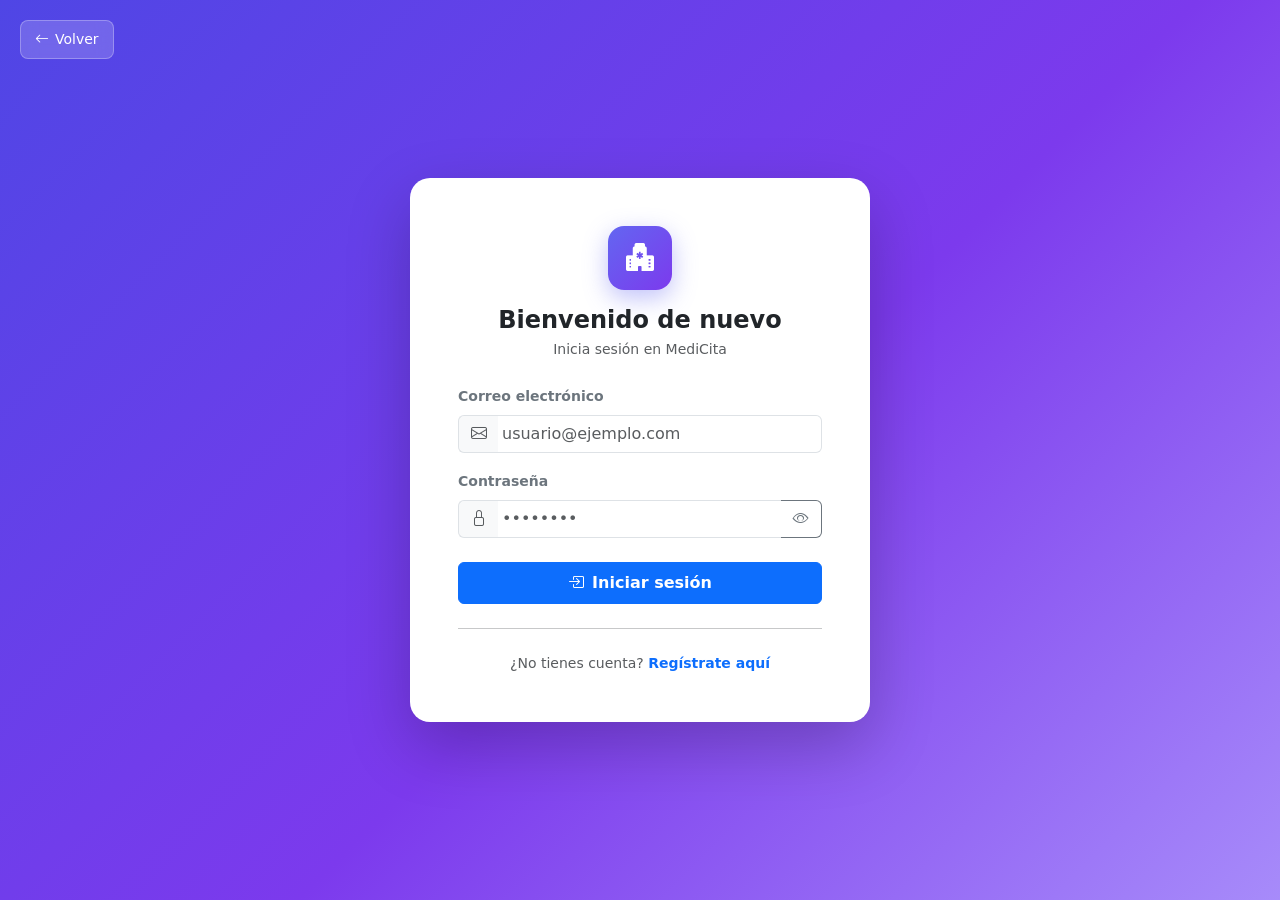
<file: app/src/main/resources/static/pages/auth/login.html>
<!DOCTYPE html>
<html lang="es">
<head>
  <meta charset="UTF-8">
  <meta name="viewport" content="width=device-width, initial-scale=1.0">
  <title>MediCita – Iniciar sesión</title>
  <link rel="stylesheet" href="https://cdn.jsdelivr.net/npm/bootstrap@5.3.2/dist/css/bootstrap.min.css">
  <link rel="stylesheet" href="https://cdn.jsdelivr.net/npm/bootstrap-icons@1.11.3/font/bootstrap-icons.min.css">
  <link rel="stylesheet" href="../../css/styles.css">
</head>
<body class="auth-bg d-flex align-items-center justify-content-center min-vh-100">

  <a href="../../index.html" class="auth-back-btn">
    <i class="bi bi-arrow-left"></i> Volver
  </a>

  <div class="auth-card card p-4 p-md-5 mx-3">
    <div class="text-center mb-4">
      <div class="auth-logo-wrapper mb-3">
        <i class="bi bi-hospital-fill"></i>
      </div>
      <h1 class="h4 fw-bold mb-1">Bienvenido de nuevo</h1>
      <p class="text-muted small mb-0">Inicia sesión en MediCita</p>
    </div>

    <form id="form-login" novalidate>
      <div class="mb-3">
        <label for="email" class="form-label fw-semibold small text-secondary">Correo electrónico</label>
        <div class="input-group">
          <span class="input-group-text border-end-0">
            <i class="bi bi-envelope text-muted"></i>
          </span>
          <input type="email" class="form-control border-start-0 ps-1"
                 id="email" placeholder="usuario@ejemplo.com" required autocomplete="email">
        </div>
      </div>
      <div class="mb-4">
        <label for="password" class="form-label fw-semibold small text-secondary">Contraseña</label>
        <div class="input-group">
          <span class="input-group-text border-end-0">
            <i class="bi bi-lock text-muted"></i>
          </span>
          <input type="password" class="form-control border-start-0 border-end-0 ps-1"
                 id="password" placeholder="••••••••" required autocomplete="current-password">
          <button class="btn btn-outline-secondary border-start-0" type="button"
                  id="toggle-password" tabindex="-1" title="Mostrar/ocultar contraseña">
            <i class="bi bi-eye" id="eye-icon"></i>
          </button>
        </div>
      </div>
      <button type="submit" id="btn-submit" class="btn btn-primary w-100 fw-semibold py-2">
        <i class="bi bi-box-arrow-in-right me-2"></i>Iniciar sesión
      </button>
    </form>

    <hr class="my-4">
    <p class="text-center text-muted small mb-0">
      ¿No tienes cuenta?
      <a href="register.html" class="text-decoration-none fw-semibold">Regístrate aquí</a>
    </p>
  </div>

  <script src="https://cdn.jsdelivr.net/npm/bootstrap@5.3.2/dist/js/bootstrap.bundle.min.js"></script>
  <script type="module">
    import { saveAuth, isAuthenticated, redirectToDashboard } from '../../js/utils/auth.js';
    import { post } from '../../js/utils/api.js';
    import { showToast } from '../../js/utils/toast.js';

    if (isAuthenticated()) redirectToDashboard();

    const form = document.getElementById('form-login');
    const btn  = document.getElementById('btn-submit');

    document.getElementById('toggle-password').addEventListener('click', () => {
      const input = document.getElementById('password');
      const icon  = document.getElementById('eye-icon');
      const isHidden = input.type === 'password';
      input.type = isHidden ? 'text' : 'password';
      icon.className = isHidden ? 'bi bi-eye-slash' : 'bi bi-eye';
    });

    form.addEventListener('submit', async (e) => {
      e.preventDefault();
      const email    = document.getElementById('email').value.trim();
      const password = document.getElementById('password').value;

      if (!email || !password) {
        showToast('Completa todos los campos.');
        return;
      }

      btn.disabled = true;
      btn.innerHTML = '<span class="spinner-border spinner-border-sm me-2"></span>Cargando...';

      try {
        const data = await post('/auth/login', { email, password });
        saveAuth(data.token, data.email, data.role, data.fullName);
        redirectToDashboard();
      } catch (err) {
        showToast(err.message || 'Credenciales incorrectas. Verifica tus datos.');
        btn.disabled = false;
        btn.innerHTML = '<i class="bi bi-box-arrow-in-right me-2"></i>Iniciar sesión';
      }
    });
  </script>
</body>
</html>
</file>
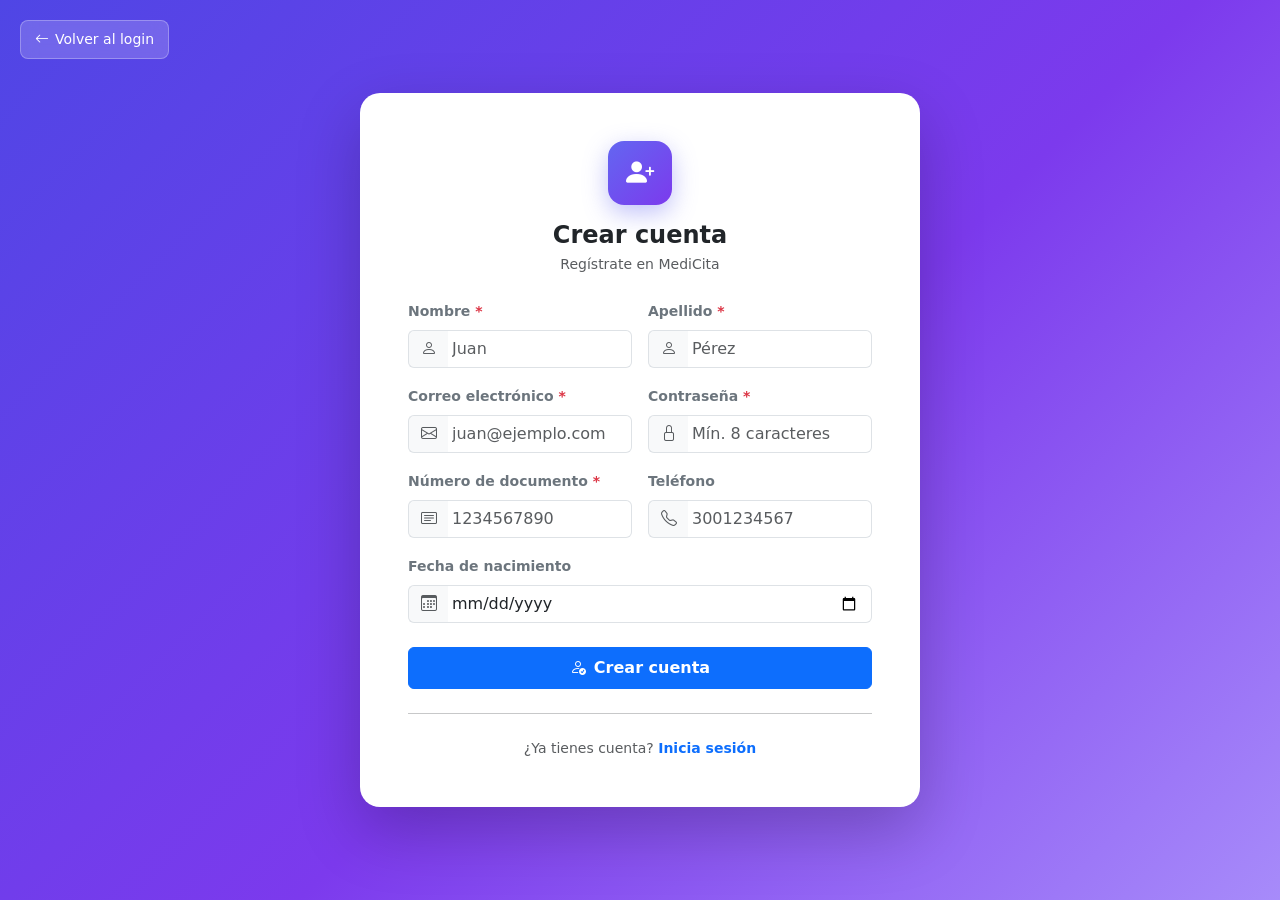
<file: app/src/main/resources/static/pages/auth/register.html>
<!DOCTYPE html>
<html lang="es">
<head>
  <meta charset="UTF-8">
  <meta name="viewport" content="width=device-width, initial-scale=1.0">
  <title>MediCita – Registro</title>
  <link rel="stylesheet" href="https://cdn.jsdelivr.net/npm/bootstrap@5.3.2/dist/css/bootstrap.min.css">
  <link rel="stylesheet" href="https://cdn.jsdelivr.net/npm/bootstrap-icons@1.11.3/font/bootstrap-icons.min.css">
  <link rel="stylesheet" href="../../css/styles.css">
</head>
<body class="auth-bg d-flex align-items-center justify-content-center min-vh-100 py-4">

  <a href="login.html" class="auth-back-btn">
    <i class="bi bi-arrow-left"></i> Volver al login
  </a>

  <div class="auth-card card p-4 p-md-5 mx-3" style="max-width:560px">
    <div class="text-center mb-4">
      <div class="auth-logo-wrapper mb-3">
        <i class="bi bi-person-plus-fill"></i>
      </div>
      <h1 class="h4 fw-bold mb-1">Crear cuenta</h1>
      <p class="text-muted small mb-0">Regístrate en MediCita</p>
    </div>

    <form id="form-register" novalidate>
      <div class="row g-3">
        <div class="col-md-6">
          <label class="form-label fw-semibold small text-secondary">
            Nombre <span class="text-danger">*</span>
          </label>
          <div class="input-group">
            <span class="input-group-text border-end-0"><i class="bi bi-person text-muted"></i></span>
            <input type="text" class="form-control border-start-0 ps-1"
                   id="firstName" placeholder="Juan" required autocomplete="given-name">
          </div>
          <div class="invalid-feedback" id="err-firstName"></div>
        </div>
        <div class="col-md-6">
          <label class="form-label fw-semibold small text-secondary">
            Apellido <span class="text-danger">*</span>
          </label>
          <div class="input-group">
            <span class="input-group-text border-end-0"><i class="bi bi-person text-muted"></i></span>
            <input type="text" class="form-control border-start-0 ps-1"
                   id="lastName" placeholder="Pérez" required autocomplete="family-name">
          </div>
          <div class="invalid-feedback" id="err-lastName"></div>
        </div>
        <div class="col-md-6">
          <label class="form-label fw-semibold small text-secondary">
            Correo electrónico <span class="text-danger">*</span>
          </label>
          <div class="input-group">
            <span class="input-group-text border-end-0"><i class="bi bi-envelope text-muted"></i></span>
            <input type="email" class="form-control border-start-0 ps-1"
                   id="email" placeholder="juan@ejemplo.com" required autocomplete="email">
          </div>
          <div class="invalid-feedback" id="err-email"></div>
        </div>
        <div class="col-md-6">
          <label class="form-label fw-semibold small text-secondary">
            Contraseña <span class="text-danger">*</span>
          </label>
          <div class="input-group">
            <span class="input-group-text border-end-0"><i class="bi bi-lock text-muted"></i></span>
            <input type="password" class="form-control border-start-0 ps-1"
                   id="password" placeholder="Mín. 8 caracteres" required minlength="8"
                   autocomplete="new-password">
          </div>
          <div class="invalid-feedback" id="err-password"></div>
        </div>
        <div class="col-md-6">
          <label class="form-label fw-semibold small text-secondary">
            Número de documento <span class="text-danger">*</span>
          </label>
          <div class="input-group">
            <span class="input-group-text border-end-0"><i class="bi bi-card-text text-muted"></i></span>
            <input type="text" class="form-control border-start-0 ps-1"
                   id="documentNumber" placeholder="1234567890" required>
          </div>
          <div class="invalid-feedback" id="err-documentNumber"></div>
        </div>
        <div class="col-md-6">
          <label class="form-label fw-semibold small text-secondary">Teléfono</label>
          <div class="input-group">
            <span class="input-group-text border-end-0"><i class="bi bi-telephone text-muted"></i></span>
            <input type="tel" class="form-control border-start-0 ps-1"
                   id="phone" placeholder="3001234567" autocomplete="tel">
          </div>
        </div>
        <div class="col-12">
          <label class="form-label fw-semibold small text-secondary">Fecha de nacimiento</label>
          <div class="input-group">
            <span class="input-group-text border-end-0"><i class="bi bi-calendar3 text-muted"></i></span>
            <input type="date" class="form-control border-start-0 ps-1"
                   id="birthDate" autocomplete="bday">
          </div>
        </div>
      </div>

      <button type="submit" id="btn-submit" class="btn btn-primary w-100 fw-semibold py-2 mt-4">
        <i class="bi bi-person-check me-2"></i>Crear cuenta
      </button>
    </form>

    <hr class="my-4">
    <p class="text-center text-muted small mb-0">
      ¿Ya tienes cuenta?
      <a href="login.html" class="text-decoration-none fw-semibold">Inicia sesión</a>
    </p>
  </div>

  <script src="https://cdn.jsdelivr.net/npm/bootstrap@5.3.2/dist/js/bootstrap.bundle.min.js"></script>
  <script type="module">
    import { post } from '../../js/utils/api.js';
    import { showToast } from '../../js/utils/toast.js';

    const form = document.getElementById('form-register');
    const btn  = document.getElementById('btn-submit');

    function clearErrors() {
      document.querySelectorAll('.invalid-feedback').forEach(el => el.textContent = '');
      document.querySelectorAll('.is-invalid').forEach(el => el.classList.remove('is-invalid'));
    }

    function setFieldError(id, msg) {
      const input = document.getElementById(id);
      const err   = document.getElementById(`err-${id}`);
      if (input) input.classList.add('is-invalid');
      if (err)   err.textContent = msg;
    }

    form.addEventListener('submit', async (e) => {
      e.preventDefault();
      clearErrors();

      const payload = {
        firstName:      document.getElementById('firstName').value.trim(),
        lastName:       document.getElementById('lastName').value.trim(),
        email:          document.getElementById('email').value.trim(),
        password:       document.getElementById('password').value,
        documentNumber: document.getElementById('documentNumber').value.trim(),
        phone:          document.getElementById('phone').value.trim() || null,
        birthDate:      document.getElementById('birthDate').value || null,
      };

      let valid = true;
      if (!payload.firstName)           { setFieldError('firstName',      'El nombre es requerido.');          valid = false; }
      if (!payload.lastName)            { setFieldError('lastName',       'El apellido es requerido.');         valid = false; }
      if (!payload.email)               { setFieldError('email',          'El correo es requerido.');           valid = false; }
      if (payload.password.length < 8)  { setFieldError('password',       'Mínimo 8 caracteres.');             valid = false; }
      if (!payload.documentNumber)      { setFieldError('documentNumber', 'El documento es requerido.');       valid = false; }
      if (!valid) return;

      btn.disabled = true;
      btn.innerHTML = '<span class="spinner-border spinner-border-sm me-2"></span>Cargando...';

      try {
        await post('/auth/register', payload);
        showToast('¡Cuenta creada exitosamente! Redirigiendo al login…', 'success');
        form.reset();
        setTimeout(() => { window.location.href = 'login.html'; }, 2000);
      } catch (err) {
        showToast(err.message || 'Error al registrar. Inténtalo de nuevo.', 'danger');
        btn.disabled = false;
        btn.innerHTML = '<i class="bi bi-person-check me-2"></i>Crear cuenta';
      }
    });
  </script>
</body>
</html>
</file>
<file: app/src/main/resources/static/css/styles.css>
:root {
  --primary: #6366f1;
  --primary-dark: #4f46e5;
  --success: #10b981;
  --warning: #f59e0b;
  --danger: #ef4444;
  --sidebar-width: 250px;
  --sidebar-bg: #1e1b4b;
  --sidebar-border: rgba(255, 255, 255, 0.08);
  --sidebar-muted: #a5b4fc;
  --body-bg: #f8f7ff;
}

* { box-sizing: border-box; }

body {
  font-family: system-ui, -apple-system, 'Segoe UI', sans-serif;
  background: var(--body-bg);
  margin: 0;
}

/* ── Layout ──────────────────────────────────────────────────────────────── */
.app-wrapper {
  display: flex;
  min-height: 100vh;
}

.sidebar {
  width: var(--sidebar-width);
  min-width: var(--sidebar-width);
  background: var(--sidebar-bg);
  position: fixed;
  top: 0;
  left: 0;
  height: 100vh;
  overflow-y: auto;
  z-index: 100;
  display: flex;
  flex-direction: column;
}

.sidebar-brand {
  display: flex;
  align-items: center;
  gap: 0.75rem;
  padding: 1.375rem 1.25rem;
  color: #fff;
  border-bottom: 1px solid var(--sidebar-border);
  text-decoration: none;
  flex-shrink: 0;
}

.sidebar-brand:hover { color: #fff; }

.sidebar-nav {
  list-style: none;
  padding: 0.75rem 0;
  margin: 0;
  flex: 1;
}

.sidebar-nav .nav-item { margin: 0.125rem 0; }

.sidebar-nav .nav-link {
  display: flex;
  align-items: center;
  gap: 0.75rem;
  padding: 0.625rem 1.25rem;
  color: var(--sidebar-muted);
  text-decoration: none;
  border-radius: 0 0.5rem 0.5rem 0;
  margin-right: 1rem;
  font-size: 0.9rem;
  transition: color 0.15s, background 0.15s;
}

.sidebar-nav .nav-link i { font-size: 1rem; flex-shrink: 0; }

.sidebar-nav .nav-link:hover {
  color: #fff;
  background: rgba(255, 255, 255, 0.07);
}

.sidebar-nav .nav-link.active {
  color: #fff;
  background: var(--primary);
}

.sidebar-footer {
  padding: 1rem 1.25rem;
  border-top: 1px solid var(--sidebar-border);
  flex-shrink: 0;
}

.user-name {
  display: flex;
  align-items: center;
  gap: 0.5rem;
  color: #e2e8f0;
  font-size: 0.85rem;
  min-width: 0;
}

.user-name span { overflow: hidden; text-overflow: ellipsis; white-space: nowrap; }

.main-content {
  margin-left: var(--sidebar-width);
  flex: 1;
  padding: 2rem;
  min-height: 100vh;
}

/* ── Page Header ─────────────────────────────────────────────────────────── */
.page-header {
  margin-bottom: 1.75rem;
}

.page-header h1 {
  font-size: 1.5rem;
  font-weight: 700;
  color: #1e293b;
  margin-bottom: 0.25rem;
}

.page-header p { color: #64748b; margin: 0; font-size: 0.9rem; }

/* ── Stat Cards ──────────────────────────────────────────────────────────── */
.stat-card {
  background: #fff;
  border-radius: 0.75rem;
  padding: 1.25rem 1.5rem;
  display: flex;
  align-items: center;
  gap: 1.25rem;
  box-shadow: 0 1px 3px rgba(0, 0, 0, 0.07);
  transition: transform 0.2s, box-shadow 0.2s;
}

.stat-card:hover {
  transform: translateY(-2px);
  box-shadow: 0 6px 16px rgba(0, 0, 0, 0.1);
}

.stat-icon {
  width: 52px;
  height: 52px;
  border-radius: 0.625rem;
  display: flex;
  align-items: center;
  justify-content: center;
  font-size: 1.375rem;
  flex-shrink: 0;
}

.stat-number {
  font-size: 1.875rem;
  font-weight: 700;
  line-height: 1;
  color: #1e293b;
}

.stat-label {
  font-size: 0.75rem;
  color: #64748b;
  text-transform: uppercase;
  letter-spacing: 0.06em;
  font-weight: 600;
  margin-top: 0.3rem;
}

/* ── Status Badges ───────────────────────────────────────────────────────── */
.badge.status-pending   { background-color: var(--warning) !important; color: #fff !important; }
.badge.status-confirmed { background-color: var(--primary) !important; }
.badge.status-completed { background-color: var(--success) !important; }
.badge.status-cancelled { background-color: var(--danger)  !important; }

/* ── Tables ──────────────────────────────────────────────────────────────── */
.table-card {
  background: #fff;
  border-radius: 0.75rem;
  box-shadow: 0 1px 3px rgba(0, 0, 0, 0.07);
  overflow: hidden;
}

.table-card .table { margin-bottom: 0; }

.table thead th {
  background: #f8fafc;
  color: #475569;
  font-size: 0.72rem;
  text-transform: uppercase;
  letter-spacing: 0.06em;
  font-weight: 700;
  border-bottom: 2px solid #e2e8f0;
  padding: 0.875rem 1rem;
  white-space: nowrap;
}

.table tbody td {
  padding: 0.875rem 1rem;
  vertical-align: middle;
  border-color: #f1f5f9;
  font-size: 0.9rem;
}

.table tbody tr:hover { background: #f8fafc; }

.table tbody tr.table-row-inactive {
  background: #fafafa;
  color: #94a3b8;
}
.table tbody tr.table-row-inactive:hover { background: #f1f5f9; }
.table tbody tr.table-row-inactive code { color: #94a3b8; }

/* ── Content Card ────────────────────────────────────────────────────────── */
.content-card {
  background: #fff;
  border-radius: 0.75rem;
  padding: 1.5rem;
  box-shadow: 0 1px 3px rgba(0, 0, 0, 0.07);
}

/* ── Spinner ─────────────────────────────────────────────────────────────── */
.spinner-wrapper {
  display: flex;
  align-items: center;
  justify-content: center;
  padding: 3rem;
  gap: 0.75rem;
  color: #64748b;
}

/* ── Schedule Grid ───────────────────────────────────────────────────────── */
.schedule-grid-wrapper {
  background: #fff;
  border-radius: 0.75rem;
  overflow: auto;
  box-shadow: 0 1px 3px rgba(0, 0, 0, 0.07);
}

.schedule-table {
  width: 100%;
  min-width: 720px;
  border-collapse: collapse;
  font-size: 0.8rem;
}

.schedule-table th {
  background: #f8fafc;
  color: #475569;
  font-size: 0.75rem;
  font-weight: 700;
  text-align: center;
  padding: 0.75rem;
  border: 1px solid #e2e8f0;
  position: sticky;
  top: 0;
  z-index: 2;
}

.schedule-table .hour-col {
  background: #f8fafc;
  color: #64748b;
  font-size: 0.72rem;
  font-weight: 600;
  text-align: right;
  padding: 0.375rem 0.625rem;
  white-space: nowrap;
  border: 1px solid #e2e8f0;
  position: sticky;
  left: 0;
  z-index: 1;
  min-width: 55px;
}

.schedule-table td {
  border: 1px solid #e2e8f0;
  padding: 0.25rem;
  min-width: 110px;
  height: 56px;
  vertical-align: top;
  transition: background 0.15s;
}

.schedule-table td.cell-available {
  background: #f0fdf4;
}

.schedule-table td.cell-available:hover {
  background: #dcfce7;
}

.schedule-legend {
  display: flex;
  align-items: center;
  gap: 0.5rem;
  font-size: 0.8rem;
}

.legend-dot {
  width: 14px;
  height: 14px;
  border-radius: 3px;
  flex-shrink: 0;
}

.legend-dot.available  { background: #bbf7d0; border: 1px solid #86efac; }
.legend-dot.pending    { background: #fef3c7; border-left: 3px solid var(--warning); }
.legend-dot.confirmed  { background: #ede9fe; border-left: 3px solid var(--primary); }
.legend-dot.completed  { background: #d1fae5; border-left: 3px solid var(--success); }
.legend-dot.cancelled  { background: #fee2e2; border-left: 3px solid var(--danger); }

.appt-chip {
  border-radius: 0.375rem;
  padding: 0.25rem 0.5rem;
  font-size: 0.72rem;
  margin-bottom: 0.2rem;
  overflow: hidden;
  text-overflow: ellipsis;
  white-space: nowrap;
  border-left: 3px solid transparent;
  cursor: default;
}

.appt-chip.status-pending   { background: #fef3c7; border-left-color: var(--warning); color: #92400e; }
.appt-chip.status-confirmed { background: #ede9fe; border-left-color: var(--primary); color: #3730a3; }
.appt-chip.status-completed { background: #d1fae5; border-left-color: var(--success); color: #065f46; }
.appt-chip.status-cancelled { background: #fee2e2; border-left-color: var(--danger);  color: #7f1d1d; }

/* ── Multi-step wizard ───────────────────────────────────────────────────── */
.step-indicator {
  display: flex;
  align-items: center;
  margin-bottom: 1.5rem;
}

.step-pill {
  display: flex;
  align-items: center;
  gap: 0.4rem;
  font-size: 0.85rem;
  color: #94a3b8;
  font-weight: 500;
}

.step-num {
  width: 26px;
  height: 26px;
  border-radius: 50%;
  background: #e2e8f0;
  color: #64748b;
  display: flex;
  align-items: center;
  justify-content: center;
  font-size: 0.75rem;
  font-weight: 700;
}

.step-pill.active .step-num  { background: var(--primary); color: #fff; }
.step-pill.active            { color: #1e293b; }
.step-pill.done .step-num    { background: var(--success); color: #fff; }
.step-line {
  flex: 1;
  height: 2px;
  background: #e2e8f0;
  margin: 0 0.5rem;
}

/* ── Auth pages ──────────────────────────────────────────────────────────── */
.auth-bg {
  background: linear-gradient(135deg, #4f46e5 0%, #7c3aed 55%, #a78bfa 100%);
  position: relative;
}

.auth-back-btn {
  position: fixed;
  top: 1.25rem;
  left: 1.25rem;
  display: inline-flex;
  align-items: center;
  gap: 0.375rem;
  padding: 0.5rem 0.875rem;
  background: rgba(255, 255, 255, 0.18);
  backdrop-filter: blur(8px);
  color: #fff;
  border-radius: 0.5rem;
  text-decoration: none;
  font-size: 0.875rem;
  font-weight: 500;
  transition: background 0.2s;
  border: 1px solid rgba(255, 255, 255, 0.28);
  z-index: 10;
}

.auth-back-btn:hover {
  background: rgba(255, 255, 255, 0.3);
  color: #fff;
}

.auth-card {
  width: 100%;
  max-width: 460px;
  border-radius: 1.25rem;
  box-shadow: 0 24px 64px rgba(0, 0, 0, 0.22);
  border: none;
}

.auth-logo-wrapper {
  width: 64px;
  height: 64px;
  border-radius: 1rem;
  background: linear-gradient(135deg, var(--primary), #7c3aed);
  display: flex;
  align-items: center;
  justify-content: center;
  font-size: 1.75rem;
  color: #fff;
  margin: 0 auto;
  box-shadow: 0 8px 24px rgba(99, 102, 241, 0.4);
}

.auth-logo { font-size: 2rem; color: var(--primary); }

/* Fix input-group border overlap */
.input-group .form-control:focus { z-index: 3; }
.input-group-text { background: #f8f9fa; }

/* ── Confirm Dialog ──────────────────────────────────────────────────────── */
.confirm-icon-wrapper {
  width: 64px;
  height: 64px;
  border-radius: 50%;
  display: flex;
  align-items: center;
  justify-content: center;
  font-size: 1.75rem;
}

/* ── Responsive ──────────────────────────────────────────────────────────── */
@media (max-width: 768px) {
  .sidebar { transform: translateX(-100%); }
  .main-content { margin-left: 0; }
}
</file>
